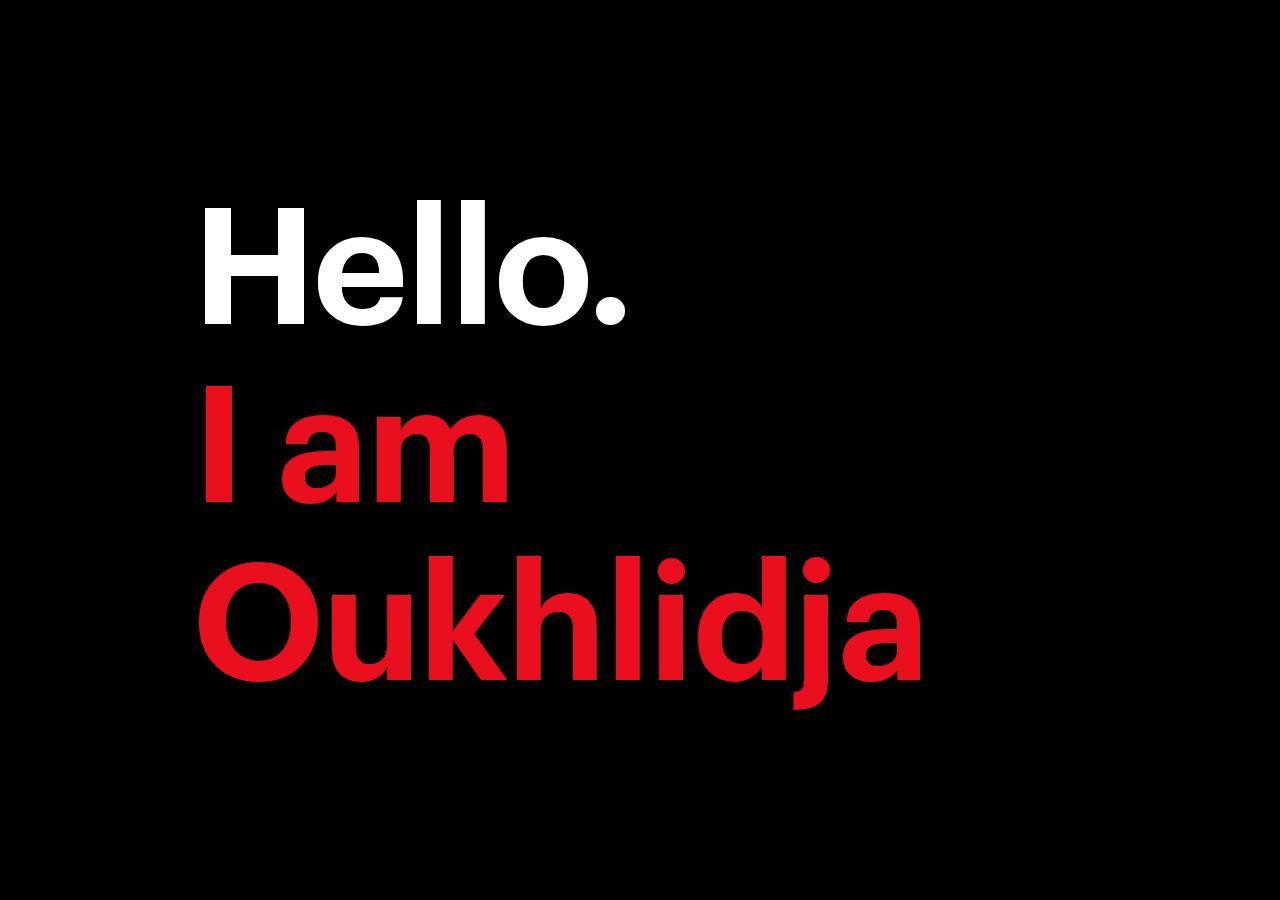
<file: index.html>
<!DOCTYPE html>
<html lang="en" class="no-js">
	<head>
		<script>
		  window.dataLayer = window.dataLayer || [];
		  function gtag(){dataLayer.push(arguments);}
		  gtag('js', new Date());
		  gtag('config', 'UA-42242964-1');
		</script>

		<!-- Regular data -->
        <meta charset="utf-8">
		<meta content="text/html; charset=utf-8" http-equiv="Content-Type">
		
		<!-- Description -->
		<meta name="author" content="Mohamed Oukhlidja"/>
		<meta name="description" content="I design & build digital products."/>
		<meta name="keywords"  content="Mohamed,Oukhlidja,portfolio,ux,ui,graphic,design,branding,experience,iOS,product,manager,freelance,interface"/>
		<meta name="Resource-type" content="Document"/>
		<meta name="viewport" content="width=device-width, initial-scale=1">
		
		<!-- Open Graph data -->		
		<meta property="og:site_name" content="Mohamed Oukhlidja"/>
		<meta property="og:title" content="Mohamed Oukhlidja" />
		<meta property="og:description" content="I design & build digital products."/>
		  
		<!-- Title -->
		<title>Mohamed Oukhlidja</title>

		<!-- Icons -->			
		 
		<!-- CSS -->
		<link href="CSS/style.css" rel="stylesheet" type="text/css">
		
		<!-- Toggle button mobile -->		
		<script src="https://ajax.googleapis.com/ajax/libs/jquery/1.8.3/jquery.min.js"></script>
		<script type="text/javascript">
			$(document).ready(function(){
			    $(".mobile-tap-area").click(function(){
			        $(".toggle-mobile-first").toggle();
			        $(".toggle-mobile-second").toggle();
			    });
			});
		</script>
		
    </head>
<body class="website-background-black">
	
<div class="hide-mobile mobile-tap-area">
	<div class="max-width">
		<div class="vertical-center">
			<h1>
				<div class="text-color-white hide-text-block">
					<div class="animate toggle-mobile-first">Hello.</div>
				</div>
				<div class="text-color-red hide-text-block">
					<div class="animate delay04 toggle-mobile-first">I am</div>
				</div>
				<div class="text-color-red hide-text-block">
					<div class="animate delay08 toggle-mobile-first">Oukhlidja</div>
				</div>
			</h1>
		</div>
	</div>
	<div class="tap-indication">Tap anywhere</div>
</div>

<div class="max-width">
	<div class="vertical-center">
		<h1>
			<div class="hide-text-block">
				<a href="about.html">
					<div class="animate text-color-white on-hover-40 hide-web label-hello "></div>
					<div class="animate text-color-white on-hover-40 hide-mobile toggle-mobile-second">About</div>
				</a>
			</div>
			<div class="hide-text-block">
				<a href="work.html">
					<div class="animate text-color-red on-hover-40 delay04 hide-web label-iam"></div>
					<div class="animate text-color-red on-hover-40 delay04 hide-mobile toggle-mobile-second">Work</div>
				</a>
			</div>
			<div class="hide-text-block">
				<a href="contact.html">
					<div class="animate text-color-red on-hover-40 delay08 hide-web label-dejan"></div>
					<div class="animate text-color-red on-hover-40 delay08 hide-mobile toggle-mobile-second">Contact</div>
				</a>
			</div>
		</h1>
	</div>
</div>
<div class="bg-photo"></div>

</body>
</html>
</file>
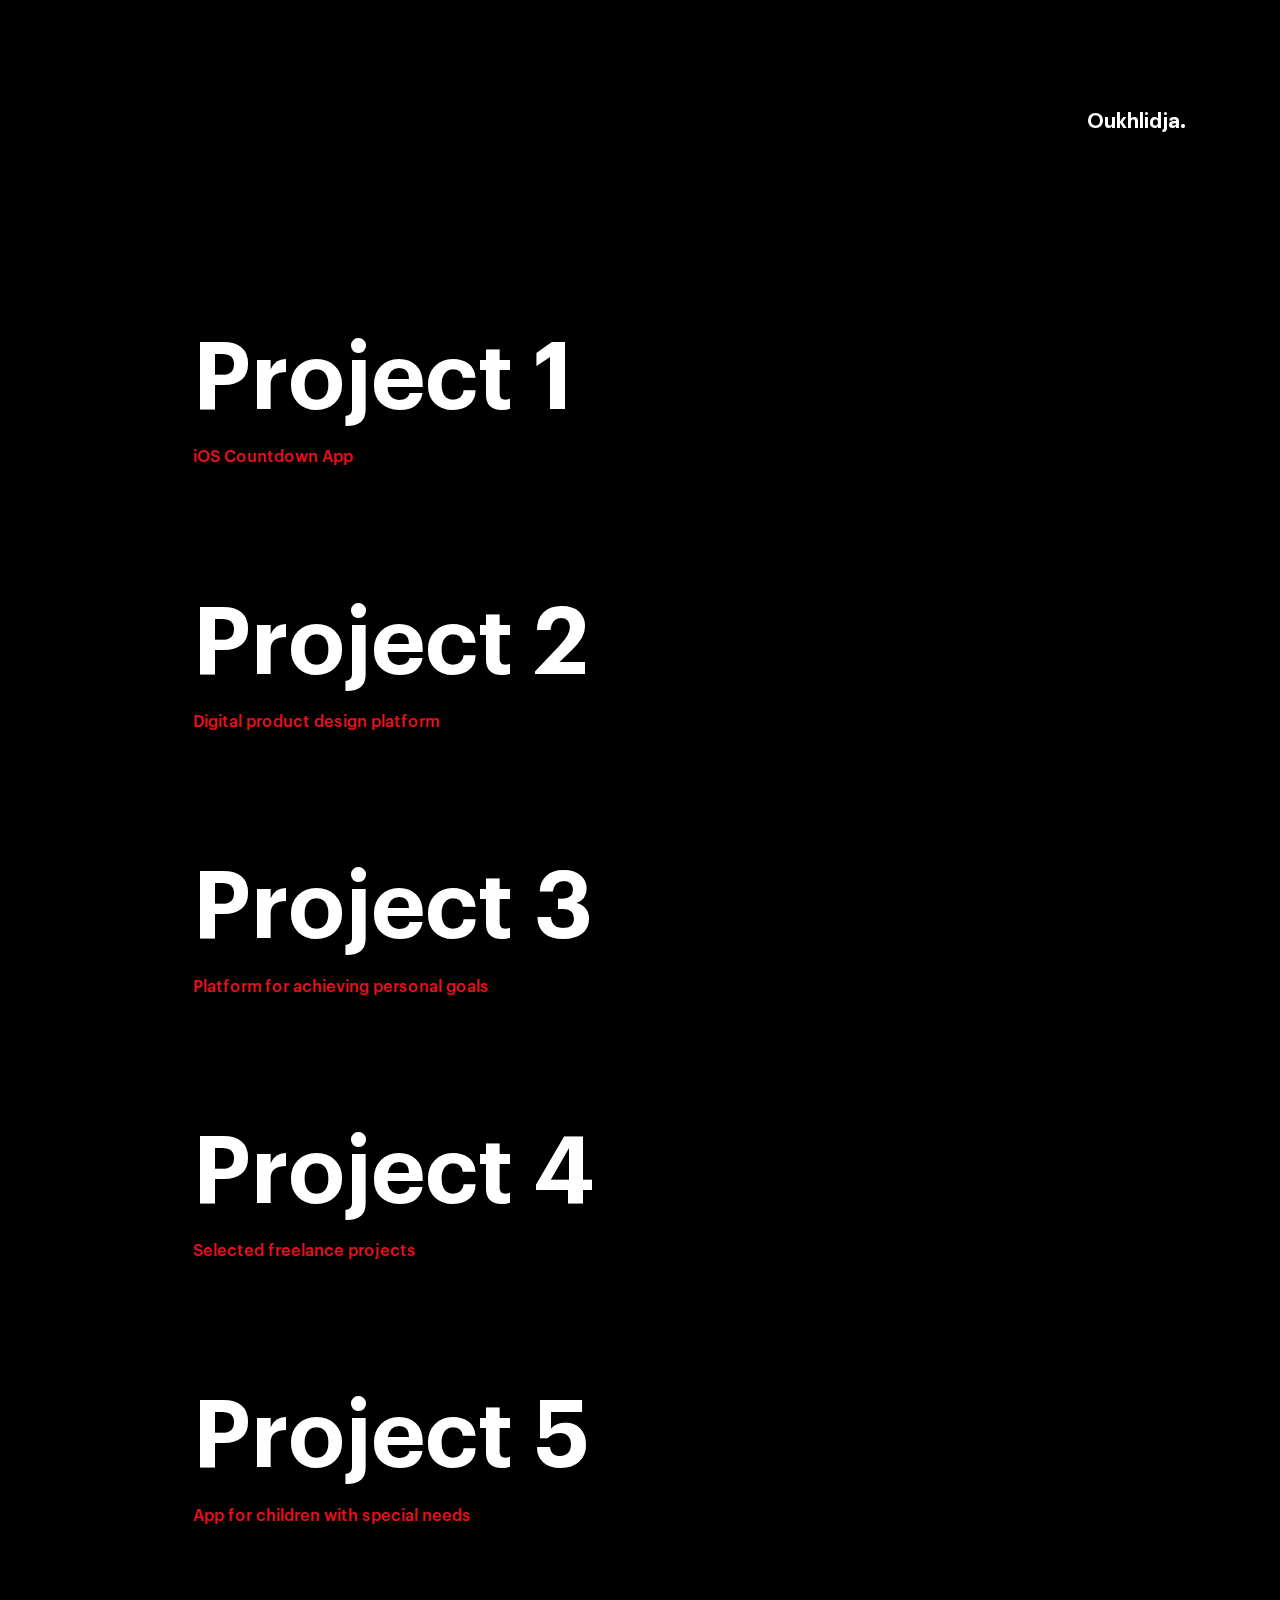
<file: work.html>
<!DOCTYPE html>
<html lang="en" class="no-js">
	<head>
		
		<script>
		  window.dataLayer = window.dataLayer || [];
		  function gtag(){dataLayer.push(arguments);}
		  gtag('js', new Date());
		  gtag('config', 'UA-42242964-1');
		</script>

		<!-- Regular data -->
        <meta charset="utf-8">
		<meta content="text/html; charset=utf-8" http-equiv="Content-Type">
		
		<!-- Description -->
		<meta name="author" content="Mohamed Oukhlidja"/>
		<meta name="description" content="I design & build digital products."/>
		<meta name="keywords"  content="Mohamed,Oukhlidja,portfolio,ux,ui,graphic,design,branding,experience,iOS,product,manager,freelance,interface"/>
		<meta name="Resource-type" content="Document"/>
		<meta name="viewport" content="width=device-width, initial-scale=1">
		
		<!-- Open Graph data -->		
		<meta property="og:site_name" content="Mohamed Oukhlidja"/>
		<meta property="og:title" content="Mohamed Oukhlidja" />
		<meta property="og:description" content="I design & build digital products."/>
		  
		<!-- Title -->
		<title>Mohamed Oukhlidja</title>

		<!-- Icons -->			
		 
		<!-- CSS -->
		<link href="CSS/style.css" rel="stylesheet" type="text/css">
		
		
    </head>
    
<body class="website-background-black">	
<div class="max-width">	
	<div class="logo">
		<div class="logo-inner">
			<a href="index.html">
				<div class="label-logo on-hover--40 text-color-white"></div>
			</a>
		</div>
	</div>
	<div class="top-bottom-margin animate">	

		<!-- Work -->
		<a href="days/">
			<div class="on-hover-40 hide-text-block work-block">
				<h2 class="text-color-white">Project 1</h2>
				<p class="size-small text-color-red">iOS Countdown App</p>
			</div>
		</a>
		<!-- Work -->
		<a href="invision/">
			<div class="on-hover-40 hide-text-block work-block">
				<h2 class="text-color-white">Project 2</h2>
				<p class="size-small text-color-red">Digital product design platform</p>
			</div>
		</a>	
		<!-- Work -->
		<a href="achievo/">
			<div class="on-hover-40 hide-text-block work-block">
				<h2 class="text-color-white">Project 3</h2>
				<p class="size-small text-color-red">Platform for achieving personal goals</p>
			</div>
		</a>
		<!-- Work -->
		<a href="freelance/">
			<div class="on-hover-40 hide-text-block work-block">
				<h2 class="text-color-white">Project 4</h2>
				<p class="size-small text-color-red">Selected freelance projects</p>
			</div>
		</a>
		<!-- Work -->
		<a href="eduplay/">
			<div class="on-hover-40 hide-text-block work-block">
				<h2 class="text-color-white">Project 5</h2>
				<p class="size-small text-color-red">App for children with special needs</p>
			</div>
		</a>

	</div>
</div>
	


</body>
</html>
</file>
<file: CSS/style.css>
@font-face {
	font-family: 'Regular';
	src: url('../fonts/Graphik-Regular.eot');
	src: url('../fonts/Graphik-Regular.eot?#iefix') format('embedded-opentype'),
		url('../fonts/Graphik-Regular.woff') format('woff'),
		url('../fonts/Graphik-Regular.ttf') format('truetype');
	font-weight: normal;
	font-style: normal;
}
@font-face {
	font-family: 'Semibold';
	src: url('../fonts/Graphik-Semibold.eot');
	src: url('../fonts/Graphik-Semibold.eot?#iefix') format('embedded-opentype'),
		url('../fonts/Graphik-Semibold.woff') format('woff'),
		url('../fonts/Graphik-Semibold.ttf') format('truetype');
	font-weight: 600;
	font-style: normal;
}
@font-face {
	font-family: 'Medium';
	src: url('../fonts/Graphik-Medium.eot');
	src: url('../fonts/Graphik-Medium.eot?#iefix') format('embedded-opentype'),
		url('../fonts/Graphik-Medium.woff') format('woff'),
		url('../fonts/Graphik-Medium.ttf') format('truetype');
	font-weight: 500;
	font-style: normal;
}

html, body, div, span, applet, object, iframe,
h1, h2, h3, h4, h5, h6, p, blockquote, pre,
a, abbr, acronym, address, big, cite, code,
del, dfn, em, img, ins, kbd, q, s, samp,
small, strike, strong, sub, sup, tt, var,
b, u, i, center,
dl, dt, dd, ol, ul, li,
fieldset, form, label, legend,
table, caption, tbody, tfoot, thead, tr, th, td,
article, aside, canvas, details, embed,
figure, figcaption, footer, header, hgroup,
menu, nav, output, ruby, section, summary,
time, mark, audio, video {
	margin: 0;
	padding: 0;
	border: 0;
	font-size: 100%;
	font: inherit;
	vertical-align: baseline;
}

html, body {
    -webkit-font-smoothing: antialiased;
    -moz-osx-font-smoothing: grayscale;
    font-smoothing: antialiased;
    text-rendering: optimizeLegibility;
    padding:0;
    margin:0;
	font-size: calc(1em + 1vw);
}

/*	=====================================================================
									GENERAL							
	===================================================================== */

::selection {
  color: rgba(255,255,255,.99);
  background: rgba(0,0,0,.99);
}
::-moz-selection {
  color: rgba(255,255,255,.99);
  background: rgba(0,0,0,.99);
}

/* ------ Backgrounds ------ */
.website-background-black {
	background: #000000;
}
.website-background-white {
	background: #ffffff;
}

/* ------ Colors ------ */
.text-color-white {
	color: #ffffff;
}
.text-color-red {
	color: #ea0f1e;
}
.text-color-black {
	color: #000000;
}
.text-color-gray {
	color: #888888;
}

/* ------ Text styles ------ */
.underline {
	text-decoration: underline;
}

.hide-text-block {
	position: relative;
	display: block;
	overflow: hidden;
}

h1 {
	font-family:'Semibold';
	position: fixed;
	line-height: 110%;
	letter-spacing: -2px;
    font-size: 3.2em; /* general fallback */
    font-size: 18vm; /* IE9 fallback */
/*     font-size: 19vmin; */
    font-size: 18vmin;

}
		@media screen and (max-width: 767px) {
			h1 {
			line-height: 130%;
			}
		}
		
h2 {
	font-family:'Semibold';
	line-height: 140%;
	font-size: 100px;
    font-size: 2.222em;
}

h3 {
	font-family:'Medium';
	line-height: 120%;
	font-size: 64px;
	/* font-size: 1.780em; */
}

h4 {
	font-family:'Semibold';	
	line-height: 140%;
	font-size: 48px;
	font-size: 40px;
	margin: 16vh 0 4vh 0;
	margin: 24vh 0 4vh 0;
}
		@media screen and (max-width: 767px) {
			h4 {
			font-size: 30px;
			}
		}
h5 {
	font-family:'Semibold';
	line-height: 140%;
	font-size: 36px;
	font-size: 30px;
	margin: 12vh 0 5vh 0;
	margin: 12vh 0 3vh 0;
	

}
		@media screen and (max-width: 767px) {
			h5 {
				font-size: 20px;
			}
		}
h6 {
	font-family: "Semibold";
	line-height: 140%;
	font-size: 24px;
	margin: 8vh 0 2vh 0;	
}	


/* ------ paragraph styling ------ */

p {
	line-height: 170%;
	font-family:'Regular';
	font-size: 18px;
	margin-bottom: 3vh;
}

p.size-small {
	font-family: "Medium";
	font-size: 16px;
	margin-bottom: 0;
}
		@media screen and (max-width: 767px) {
			p.size-small {
			font-size: 14px;
			}
		}
		
.size-medium {
	line-height: 180%;
	font-size: 20px;
}

.size-large {
	line-height: 160%;
	font-size: 24px;
	margin-bottom: 4vh;
}

b {
	font-family: "Medium";
}

i {
	font-style:italic;
}


/* ------ List ------ */
ul {
	line-height: 180%;
	font-family:'Regular';
	font-size: 18px;
	margin-bottom: 5vh;
}

li {
	margin-left: 3vh;
}


blockquote {
	line-height: 170%;
	font-family:'Regular';
	font-size: 18px;
/* 	font-style:italic; */
	color: #666666;
	margin: 6vmin 0;
	padding: 10px 20px 10px 30px;
	border-left:4px solid #dddddd;
}



/* ------ Links ------ */
a, a:after, a:visited {
	text-decoration: none;
	cursor: pointer;
	color: #000000;	
}


a.text-color-white, a.text-color-white:after, a.text-color-white:visited {
	color: #ffffff;	
}

a.text-color-red, a.text-color-red:after, a.text-color-red:visited {
	color: #ea0f1e;
}

/* ------ Hover states ------ */
.on-hover-40, .on-hover--40 {
	transition: all .4s cubic-bezier(0.2, 0.6, 0.2, 1);
}
.on-hover-40:hover {
	margin-left: 40px;
	transition: all .4s cubic-bezier(0.2, 0.6, 0.2, 1);	
}
.on-hover--40:hover {
	margin-left: -40px;
	transition: all .4s cubic-bezier(0.2, 0.6, 0.2, 1);	
}
		@media screen and (max-width: 767px) {
			.on-hover-40:hover {
				margin-left: 0px;	
			}
			.on-hover--40:hover {
				margin-left: 0px;
			}	
		}

/* ------ Media ------ */
img {
    max-width: 100%;
    max-height: 100%;
	pointer-events: none !important;
}
video {
	display: block;
	max-width: 100%;
	height: auto;
}

/* ------ Hide .lazy elements if JavaScript is off ------ */
.no-js .lazy {
  display: none;
}

/* ------ Grid ------ */
.top-bottom-margin {
	margin: 40vh 0 20vh 0;
	margin: 35vh 0 20vh 0;
	margin: 35vh 0 30vh 0;
} 

.max-width {
	max-width: 68%;
	max-width: 21.5em;
	margin: 0 auto;
}
		@media screen and (max-width: 767px) {
			.max-width {
				max-width: 100%;
				max-width: 86%;
			}
		}

/* ------ Logo ------ */
.logo {
	float: right;
}
.logo-inner {
	position: fixed;
	top: 10%;
	z-index: 999;
}
		@media screen and (max-width: 767px) {
			.logo-inner {
				top: 5%;
				left: 75%;
			}
		}
.label-logo:after { 
	font-family:"Semibold";
	font-size: 20px;
    content:"Oukhlidja.";
}
.label-logo:hover:after{
	content:"Mohamed.Oukhlidja";
	white-space: nowrap;
}
		@media screen and (max-width: 767px) {
			.label-logo:hover:after{
				content:"Mohamed.";
			}
		}
.label-logo{
	-webkit-animation:fadelogo .6s cubic-bezier(0.2, 0.6, 0.2, 1);
	-moz-animation:fadelogo .6s cubic-bezier(0.2, 0.6, 0.2, 1);
	animation:fadelogo .6s cubic-bezier(0.2, 0.6, 0.2, 1);
	-webkit-animation-fill-mode:backwards;
	-moz-animation-fill-mode:backwards;
	animation-fill-mode:backwards;	
}
@-webkit-keyframes fadelogo {
	0% {-webkit-transform: translateY(10vh);}
	100% {-webkit-transform: translateY(0vh);}	
}
@keyframes fadelogo {
	0% {opacity: 0;transform: translateY(10vh);}
	100% {opacity: 1;transform: translateY(0vh);}	
}

/* ------ Reading position ------ */
.rpi-progress-bar{
	box-sizing:border-box;
	position:fixed;
	width:100%;
	top:0;
	left:0;
	padding-bottom:20px;
	z-index: 1;
}
.rpi-progress-bar__position{
	box-sizing:inherit;
	height:4px; /* control the height of the progress bar */
	width:100%;
	background-color: #D1001D;
	-webkit-transform-origin:0 50%;
	transform-origin:0 50%;
	-webkit-transition:-webkit-transform 50ms;
	transition:-webkit-transform 50ms;
	transition:transform 50ms;
	transition:transform 50ms,-webkit-transform 50ms;
	-webkit-transform:scaleX(0);
	transform:scaleX(0);
	will-change:transform;
	position:relative;
}




/*	=====================================================================
									HOMEPAGE							
	===================================================================== */


.vertical-center {
	position: absolute;
	height: 100%;
	display: -webkit-flex; /* Safari */
	display: flex;  
	-webkit-align-items: center; /* Safari */
	align-items:   center;
}

.label-hello:after{
    content:"Hello.";
}
.label-hello:hover:after{
	content:"About";
}
.label-iam:after{
    content:"I am";
}
.label-iam:hover:after{
	content:"Work";
}
.label-dejan:after{
    content:"Oukhlidja";
}
.label-dejan:hover:after{
	content:"Contact";
}
.label-error:after{
	content:"Oops!";
}
.label-error:hover:after{
	content:"Home";
}

.animate {
	-webkit-animation:animate .6s cubic-bezier(0.2, 0.6, 0.2, 1);
	-moz-animation:animate .6s cubic-bezier(0.2, 0.6, 0.2, 1);
	animation:animate .6s cubic-bezier(0.2, 0.6, 0.2, 1);
	-webkit-animation-fill-mode:backwards;
	-moz-animation-fill-mode:backwards;
	animation-fill-mode:backwards;
}


@-webkit-keyframes animate {
	0% {opacity: 0;-webkit-transform: translateY(100%);}
	100% {opacity: 1;-webkit-transform: translateY(0%);}	
}

@keyframes animate {
	0% {opacity: 0;transform: translateY(30vh);} /* WORK ON THISSS! */
/* 	0% {transform: translateY(100%);} */
	100% {opacity: 1;transform: translateY(0%);}	
}

/* ------ Delays ------ */
.delay02 { -webkit-animation-delay: .2s; animation-delay: .2s;}
.delay04 { -webkit-animation-delay: .4s; animation-delay: .4s;}
.delay06 { -webkit-animation-delay: .6s; animation-delay: .6s;}
.delay08 { -webkit-animation-delay: .8s; animation-delay: .8s;}
.delay10 { -webkit-animation-delay: 1s; animation-delay: 1s;}
.delay12 { -webkit-animation-delay: 1.2s; animation-delay: 1.2s;}

/* ------ Background photo ------ */
.bg-photo {	
	z-index: -9;	
	position: fixed;
	top: 0; 
	right: 0; 
	bottom: 0; 
	left: 15%;
	/* background-image: url(../IMG/mo.png); */
	background-repeat: no-repeat; 
	-webkit-background-size: cover;
	-moz-background-size: cover;
	-o-background-size: cover;
	 background-size: cover;
	
	-webkit-animation:bg-photo 1.2s cubic-bezier(.5, .6, .6, 1);
	-moz-animation:bg-photo 1.2s cubic-bezier(.5, .6, .6, 1);
	animation:bg-photo 1.2s cubic-bezier(.5, .6, .6, 1);	
	-webkit-animation-fill-mode:backwards;
	-moz-animation-fill-mode:backwards;
	animation-fill-mode:backwards;
}
	@media screen and (max-width: 767px) {
		.bg-photo {
		-webkit-animation:bg-photo .6s cubic-bezier(.5, .6, .6, 1);
		-moz-animation:bg-photo .6s cubic-bezier(.5, .6, .6, 1);
		animation:bg-photo .6s cubic-bezier(.5, .6, .6, 1);		
		}
	}
@-webkit-keyframes bg-photo {
	0% {opacity: 0;transform: scale(1.1);}
	100% {opacity: 1;transform: scale(1);}	
}

@keyframes bg-photo {
	0% {opacity: 0;transform: scale(1.1);}
	100% {opacity: 1;transform: scale(1);}	
}
		@media screen and (max-width:480px) {
			.bg-photo {
				left: -8%;
			}	
		}


/*	=====================================================================
							HOMEPAGE MOBILE							
	===================================================================== */


@media screen and (min-width: 768px) {
	.hide-mobile {
		display: none;
	}
}

@media screen and (max-width: 767px) {
	.hide-web {
		display: none;
	}
	.toggle-mobile-second {
		display: none;
	}
	.mobile-tap-area {
		background: transparent;
		position: absolute;
		width: 100%;
		height: 100%;
	}
	.tap-indication {
	    text-align: center;
		width: 100%;
		font-family:"Medium";
		color: #ffffff;
		position: fixed;
		bottom: 4%;
		font-size: 0.6em; /* general fallback */
	    font-size: 3.6vm; /* IE9 fallback */
	    font-size: 3.6vmin;
		animation: bounce 1s infinite alternate;
		
		-webkit-animation:bounce .5s cubic-bezier(.5, .6, .6, 1) infinite alternate;
		-moz-animation:bounce .5s cubic-bezier(.5, .6, .6, 1) infinite alternate;
		animation:bounce .5s cubic-bezier(.5, .6, .6, 1) infinite alternate;	
	}
	@keyframes bounce {
	  from {
	    transform: translateY(0px);
	  }
	  to {
	    transform: translateY(-8px);
	  }
	}
	@-webkit-keyframes bounce {
	  from {
	    transform: translateY(0px);
	  }
	  to {
	    transform: translateY(-8px);
	  }
	}
}


/*	=====================================================================
							ABOUT AND CONTACT					
	===================================================================== */

.max-width-left-70 {	
	max-width: 70%;
}
		@media screen and (max-width: 767px) {
			.max-width-left-70 {	
				max-width: 100%;
			}
		}


/* ------ Copy email to clipboard ------ */
.label-email {
	cursor: pointer;
}
.label-email:after{
    content:"mohamadoukhlidja@gmail.com";
}
.label-email:hover:after{
	content:"Copy to clipboard";
}
.label-email:hover:active:after {
    content:"Email copied";
}
		@media screen and (max-width: 767px) {
			.label-email:hover:after{
				content:"Copied to clipboard";
			}
		}



/*	=====================================================================
								WORK LIST							
	===================================================================== */
	

.work-block {
	margin: 12vh 0;
}

		@media screen and (max-width: 767px) {
			.work-block {
				margin-top: 10vh 0;
			}
		}

/*	=====================================================================
								PROJECT PAGE							
	===================================================================== */


.block-image-overflow {
    width: 100%;
    overflow: hidden;
}


.hero-image {
	width: 100vw;
	height: 90vh;
	overflow: hidden;
	margin: 30vh 0;
}
		@media screen and (max-width: 767px) {
			.hero-image {
				margin: 20vh 0;
			}	
		}	
.hero-image img {
    width: 100%;
    height: 100vh;
    object-fit: cover;
}
		@media screen and (max-width: 767px) {
			.hero-image img {
				background-position: right bottom;
			}	
		}	

.max-width-70 {	
	max-width: 70%;
	margin: 0 auto;
}
		@media screen and (max-width: 767px) {
			.max-width-70 {	
				max-width: 100%;
				margin: auto;
			}
		}


.links a {
	display: block;
	margin: 4vh 0;
	font-family: "Medium";
	font-size: 19px;	
}



.images {
	margin: 8vh 0;
}
	@media screen and (max-width: 767px) {
		.images {
			margin: 4vh 0;
		}
	}

.images img {
	margin: 4vh 0;
}
	@media screen and (max-width: 767px) {
		.images img {
			margin: 2vh 0;
		}
	}


.video {
	margin: 8vh 0;
}
	@media screen and (max-width: 767px) {
		.video {
			margin: 4vh 0;
		}
	}

	
/* iPhone video container */
.iphone-video {
	width: 100%;
	height: 80vh;
	display: -webkit-flex; /* Safari */
	display: flex;  
	-webkit-align-items: center; /* Safari */
	align-items: center;
	position: relative;
}

.iphone-notch {
	background-image: url(../img/devices-iphone-notch.png);
	background-repeat: no-repeat;
	background-size: contain;
	background-position: center;
	height: 20%;
	width: 100%;
	position: absolute;
	z-index: 1;
	margin-top: -17%;

}

.iphone-mask {
   -moz-border-radius:28px;
    -webkit-border-radius:28px;
    border-radius:28px;
    overflow:hidden;
	position: relative;
	margin: 0 auto;
	height: 70vh;
}
.iphone-video video {
	width: auto;
	height: 70vh;
}
.devices-iphone {
	background-image: url();
	background-repeat: no-repeat;
	background-size: contain;
	background-position: center;
	height: 100%;
	width: 100%;
	position: absolute;
	z-index: -1;
}
		
		@media screen and (max-width: 767px) {
			.iphone-video {
				height: 60vh;
			}
			.iphone-mask {
			   -moz-border-radius:18px;
			    -webkit-border-radius:18px;
			    border-radius:18px;
				height: 52vh;
			}
			.iphone-video video {
				height: 52vh;
			}
		}
</file>
